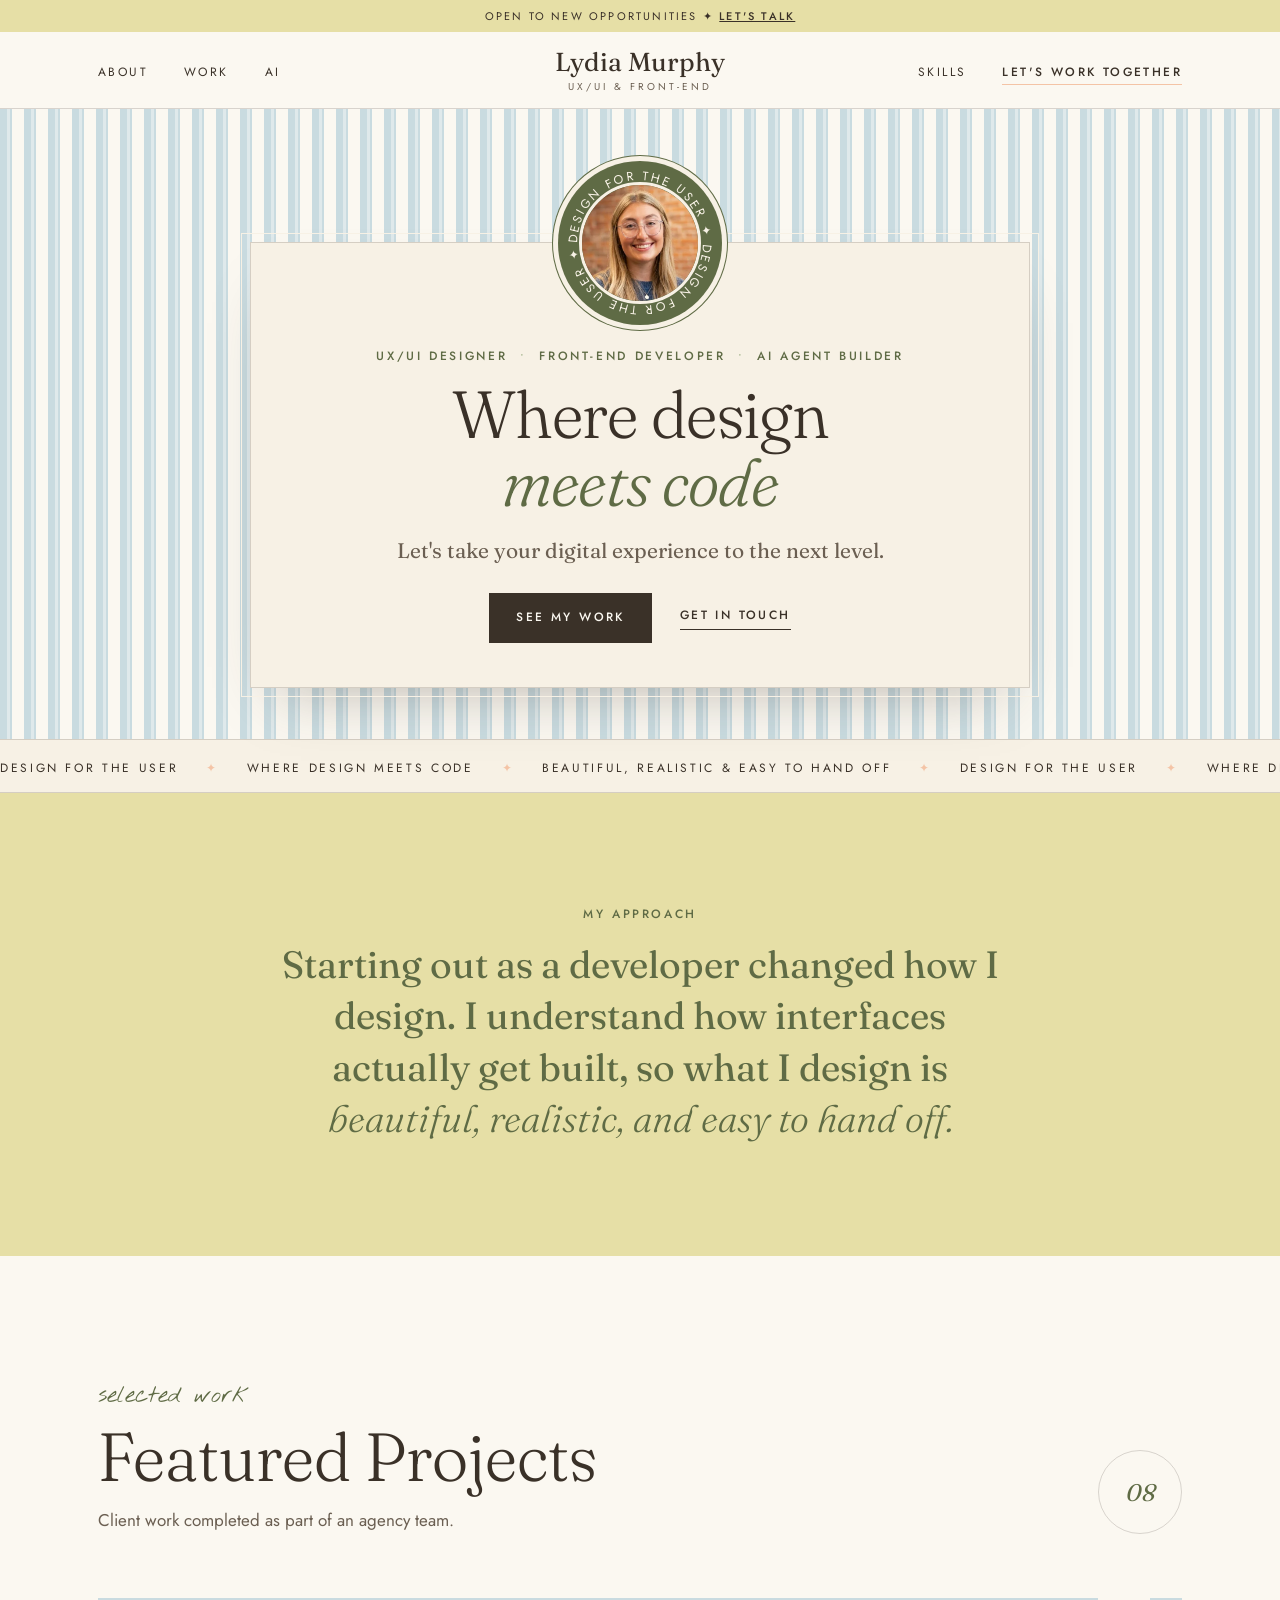
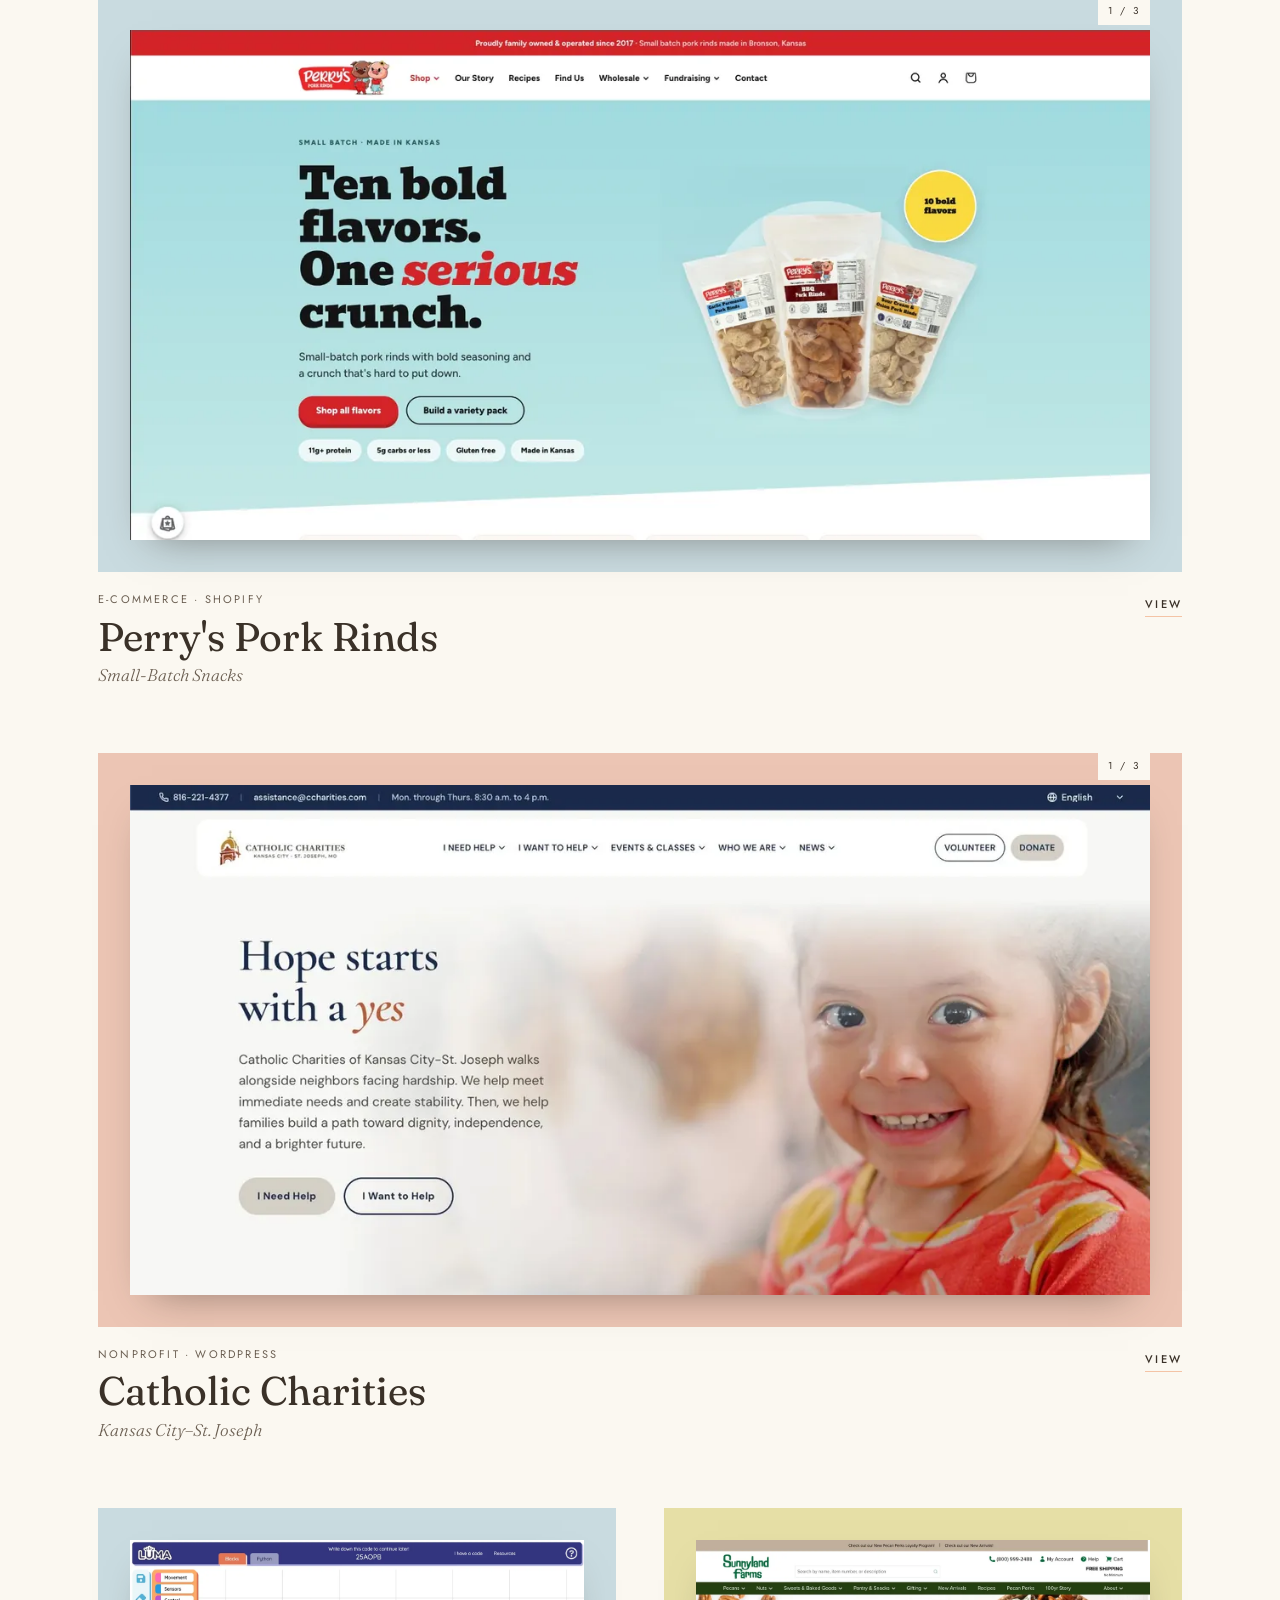
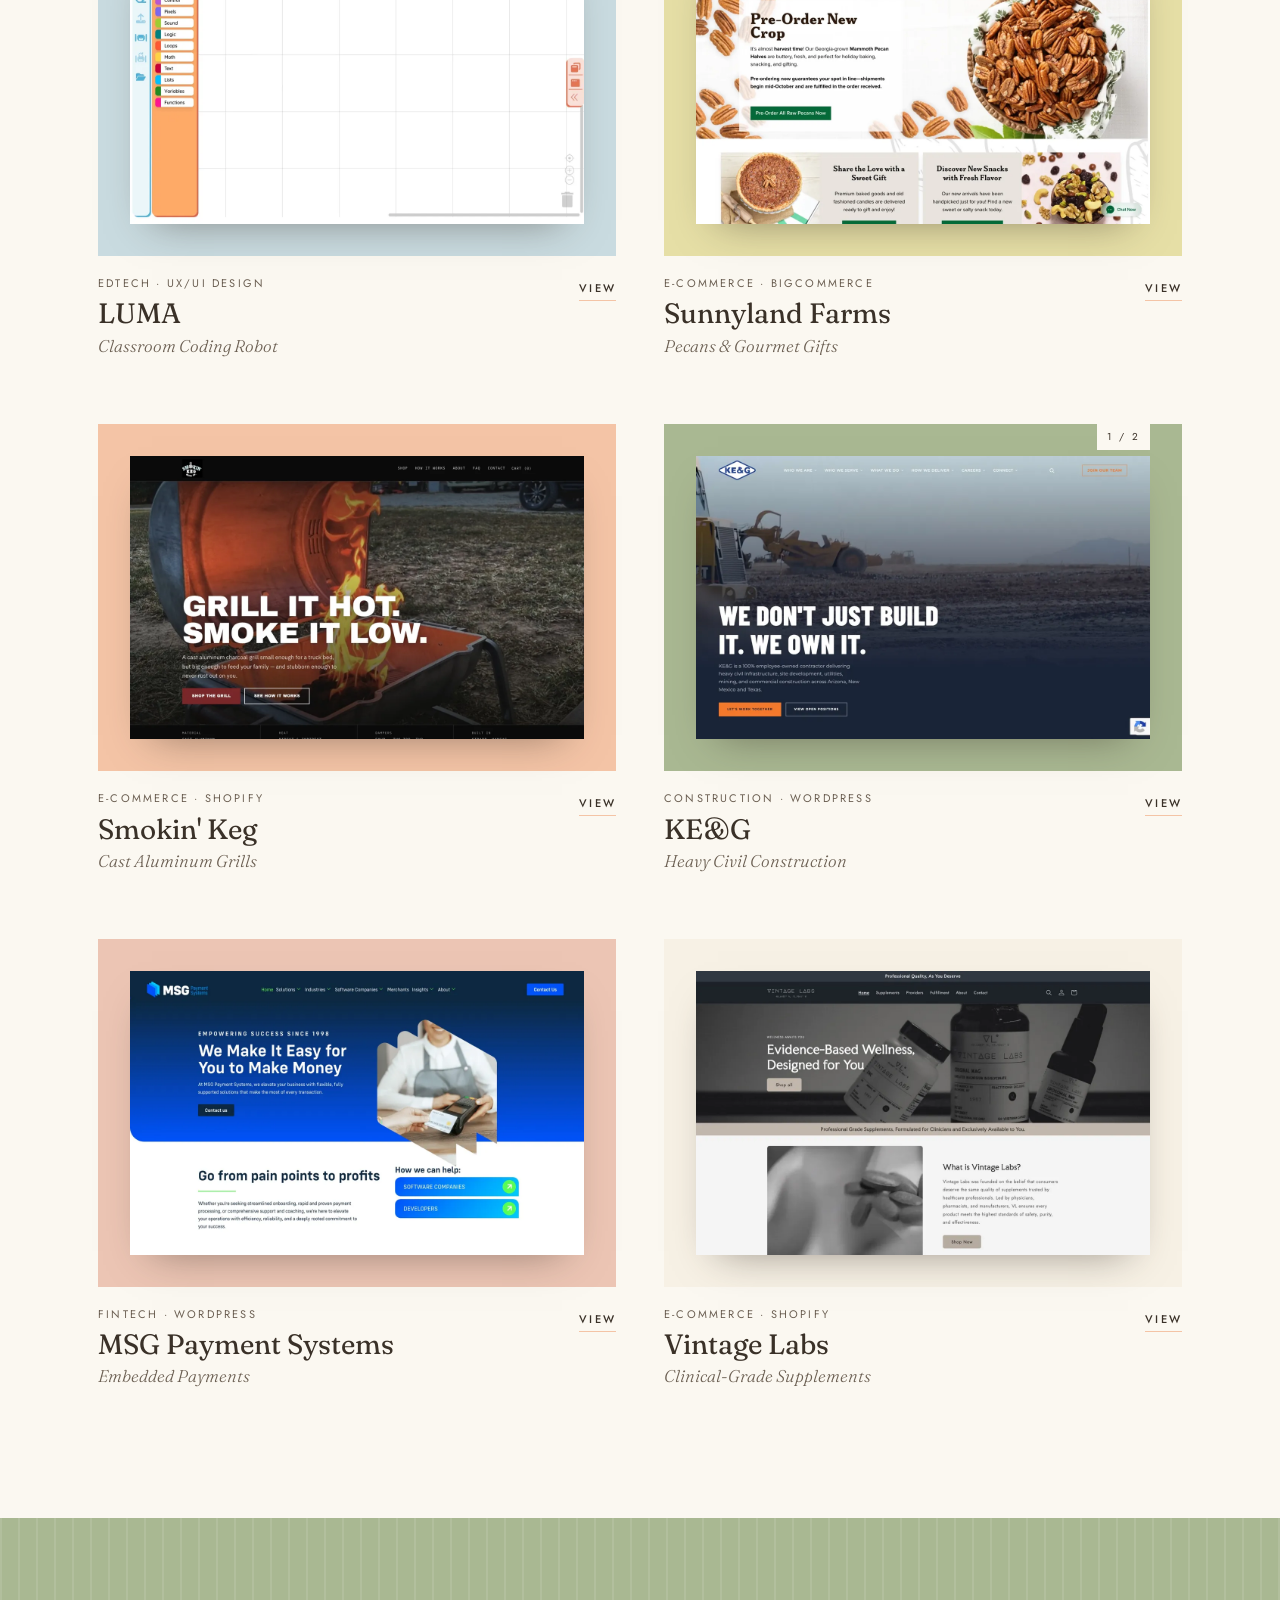
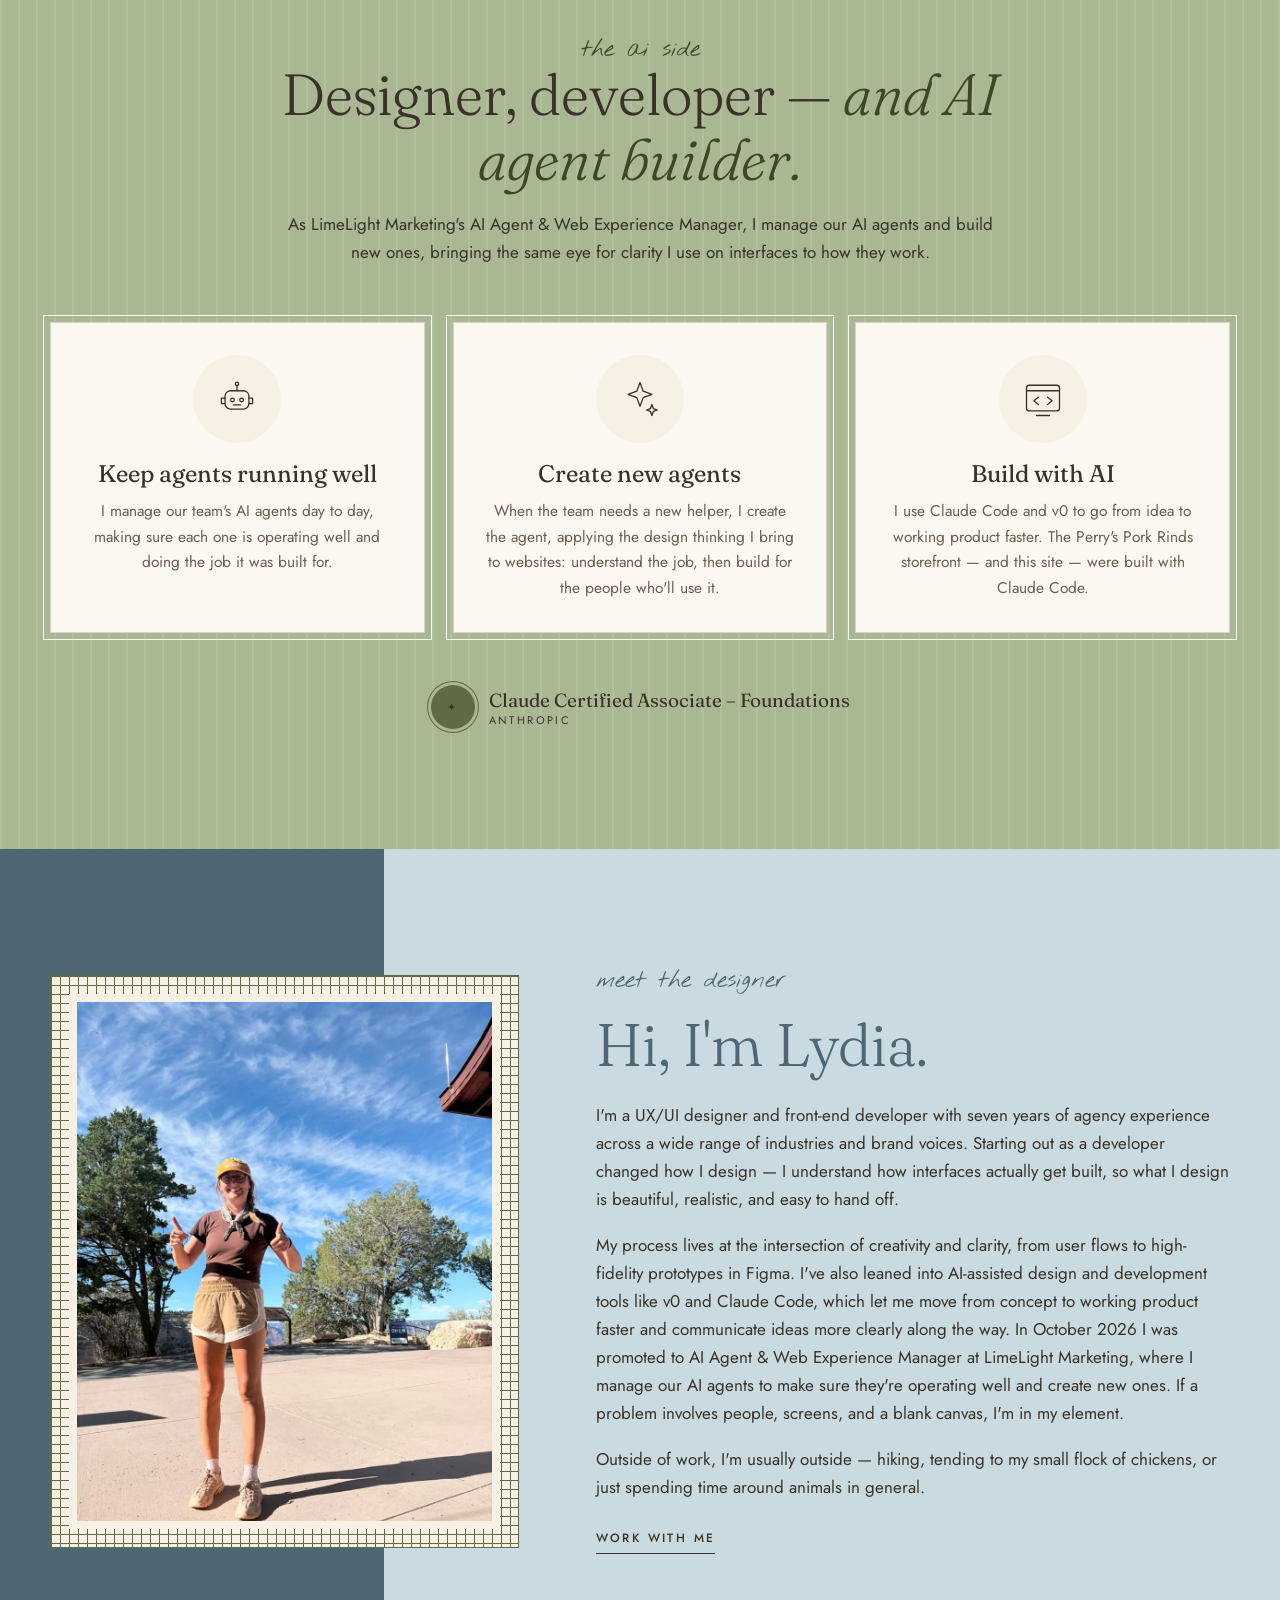
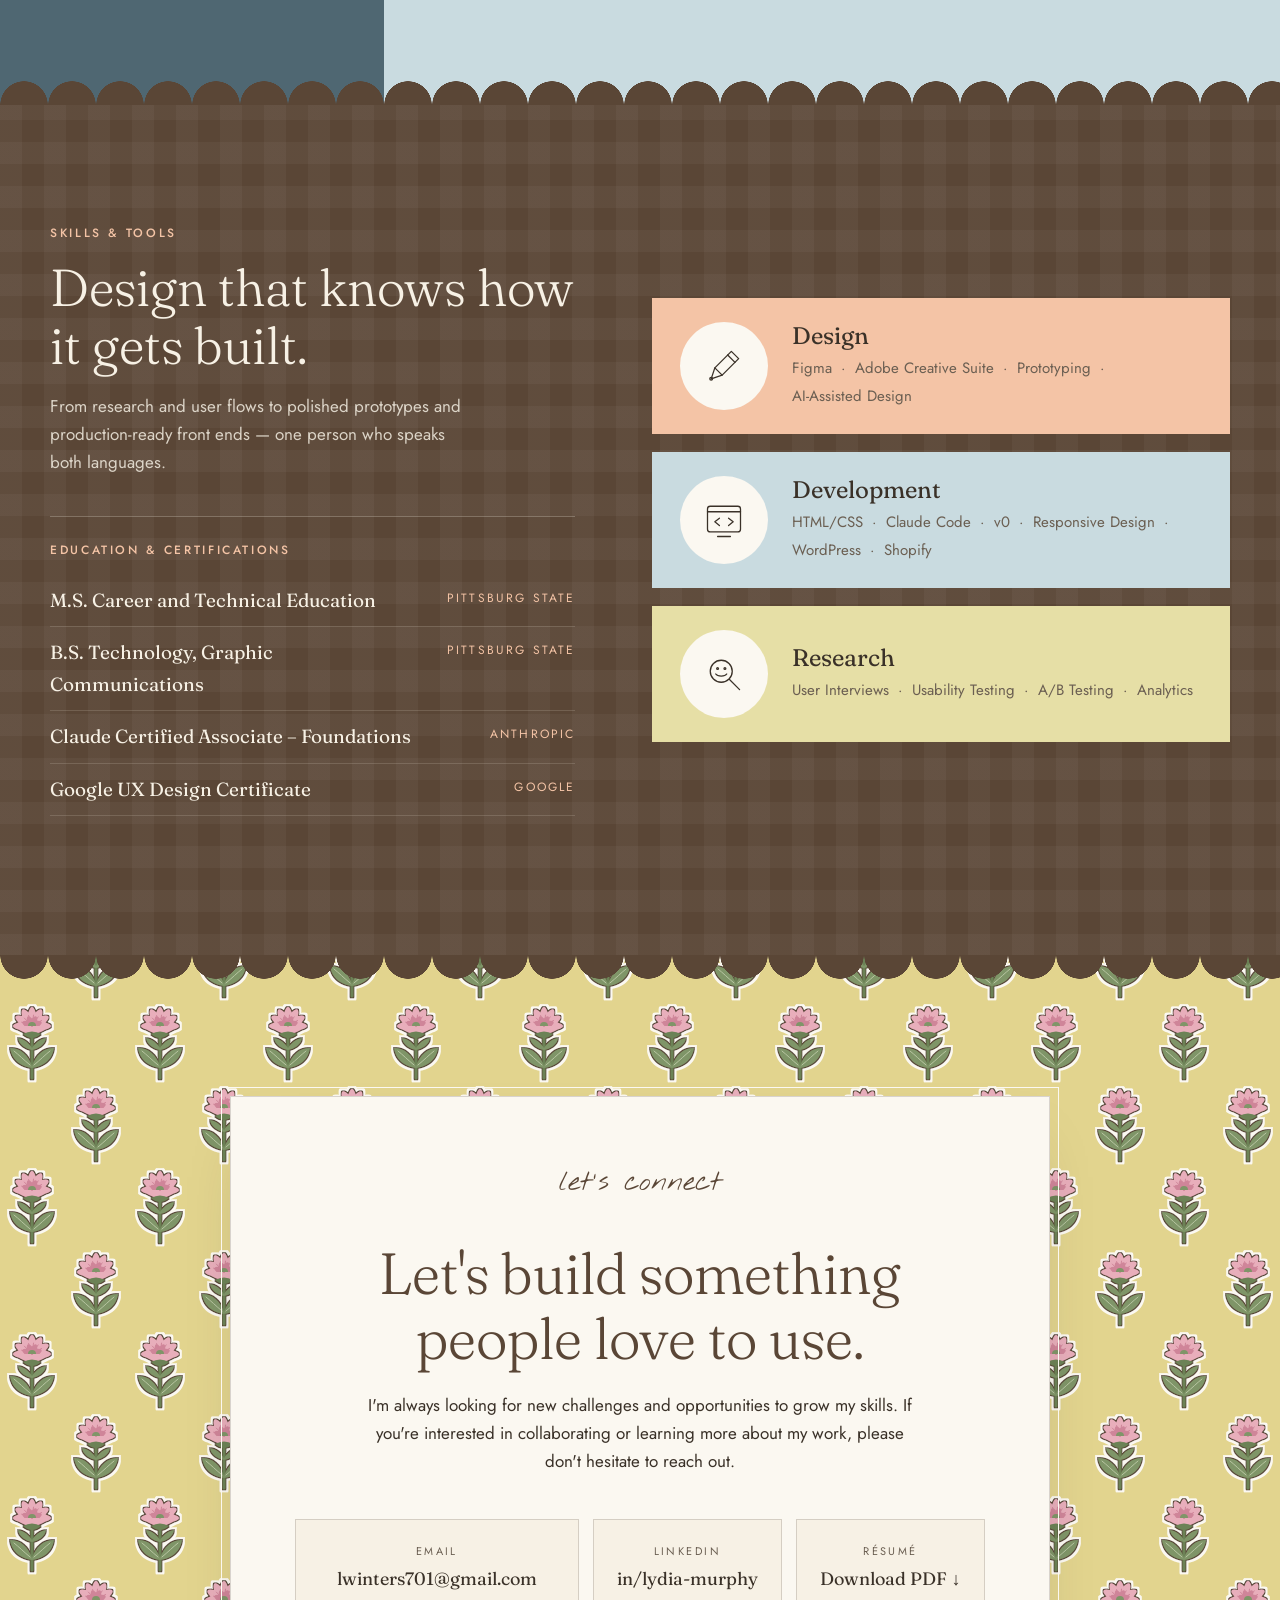
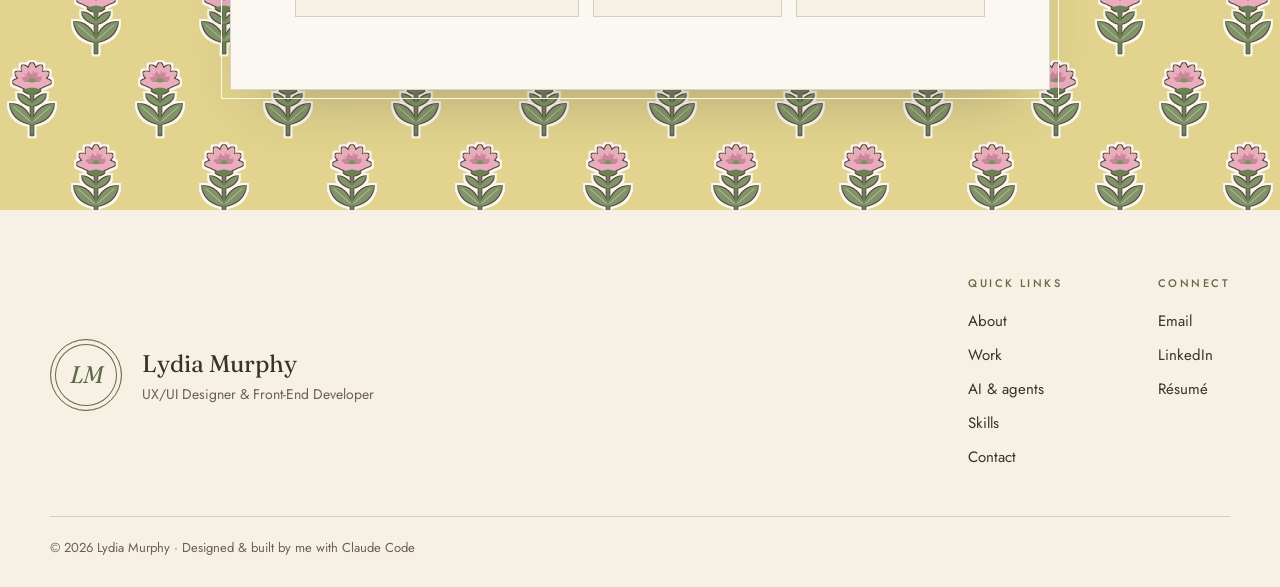
<file: index.html>
<!doctype html>
<html lang="en">
<head>
  <meta charset="utf-8">
  <meta name="viewport" content="width=device-width, initial-scale=1">
  <title>Lydia Murphy | UX/UI Designer &amp; Front-End Developer</title>
  <meta name="description" content="Lydia Murphy is a UX/UI designer and front-end developer with seven years of agency experience. Where design meets code.">
  <link rel="icon" href="favicon.svg" type="image/svg+xml">

  <!-- Link previews (LinkedIn, iMessage, Slack…). __SITE_URL__ is filled in by Netlify at deploy time — see netlify.toml -->
  <meta property="og:type" content="website">
  <meta property="og:url" content="__SITE_URL__/">
  <meta property="og:title" content="Lydia Murphy | UX/UI Designer &amp; Front-End Developer">
  <meta property="og:description" content="Where design meets code. UX/UI designer and front-end developer with seven years of agency experience.">
  <meta property="og:image" content="__SITE_URL__/images/og-image.jpg">
  <meta property="og:image:width" content="1200">
  <meta property="og:image:height" content="630">
  <meta property="og:image:alt" content="Lydia Murphy — UX/UI Designer and Front-End Developer. Where design meets code.">
  <meta name="twitter:card" content="summary_large_image">
  <link rel="canonical" href="__SITE_URL__/">

  <!-- Structured data (schema.org) so search engines know who this site is about -->
  <script type="application/ld+json">
{
    "@context": "https://schema.org",
    "@graph": [
      {
        "@type": "WebSite",
        "@id": "__SITE_URL__/#website",
        "url": "__SITE_URL__/",
        "name": "Lydia Murphy",
        "description": "Portfolio of Lydia Murphy, UX/UI designer and front-end developer.",
        "publisher": {
          "@id": "__SITE_URL__/#lydia"
        }
      },
      {
        "@type": "ProfilePage",
        "@id": "__SITE_URL__/#profile",
        "url": "__SITE_URL__/",
        "name": "Lydia Murphy | UX/UI Designer & Front-End Developer",
        "isPartOf": {
          "@id": "__SITE_URL__/#website"
        },
        "mainEntity": {
          "@id": "__SITE_URL__/#lydia"
        }
      },
      {
        "@type": "Person",
        "@id": "__SITE_URL__/#lydia",
        "name": "Lydia Murphy",
        "url": "__SITE_URL__/",
        "image": "__SITE_URL__/images/hero-portrait.webp",
        "jobTitle": "AI Agent & Web Experience Manager",
        "description": "UX/UI designer and front-end developer with seven years of agency experience. Where design meets code.",
        "email": "mailto:lwinters701@gmail.com",
        "worksFor": {
          "@type": "Organization",
          "name": "LimeLight Marketing"
        },
        "address": {
          "@type": "PostalAddress",
          "addressLocality": "Prairie Grove",
          "addressRegion": "AR",
          "addressCountry": "US"
        },
        "alumniOf": {
          "@type": "CollegeOrUniversity",
          "name": "Pittsburg State University"
        },
        "sameAs": [
          "https://www.linkedin.com/in/lydia-murphy-5b301017a"
        ],
        "knowsAbout": [
          "UX design",
          "UI design",
          "Front-end development",
          "Prototyping",
          "Usability testing",
          "WordPress",
          "Shopify",
          "BigCommerce",
          "Figma",
          "AI agents"
        ],
        "hasCredential": [
          {
            "@type": "EducationalOccupationalCredential",
            "name": "Claude Certified Associate – Foundations",
            "credentialCategory": "certification",
            "recognizedBy": {
              "@type": "Organization",
              "name": "Anthropic"
            }
          },
          {
            "@type": "EducationalOccupationalCredential",
            "name": "Google UX Design Certificate",
            "credentialCategory": "certificate",
            "recognizedBy": {
              "@type": "Organization",
              "name": "Google"
            }
          },
          {
            "@type": "EducationalOccupationalCredential",
            "name": "M.S. Career and Technical Education",
            "credentialCategory": "degree",
            "recognizedBy": {
              "@type": "CollegeOrUniversity",
              "name": "Pittsburg State University"
            }
          },
          {
            "@type": "EducationalOccupationalCredential",
            "name": "B.S. Technology, Graphic Communications",
            "credentialCategory": "degree",
            "recognizedBy": {
              "@type": "CollegeOrUniversity",
              "name": "Pittsburg State University"
            }
          }
        ]
      }
    ]
  }
  </script>
  <link rel="preconnect" href="https://fonts.googleapis.com">
  <link rel="preconnect" href="https://fonts.gstatic.com" crossorigin>
  <link href="https://fonts.googleapis.com/css2?family=Fraunces:ital,opsz,wght@0,9..144,300;0,9..144,400;0,9..144,500;1,9..144,300;1,9..144,400&family=Jost:wght@400;500&family=Nothing+You+Could+Do&display=swap" rel="stylesheet">
  <link rel="stylesheet" href="styles.css">
</head>
<body>

  <a class="skip-link" href="#main">Skip to content</a>

  <div class="announce">
    <p>Open to new opportunities <span aria-hidden="true">✦</span> <a href="#contact">Let's talk</a></p>
  </div>

  <header class="site-header">
    <nav class="nav" aria-label="Main">
      <ul class="nav-links nav-left">
        <li><a href="#about">About</a></li>
        <li><a href="#work">Work</a></li>
        <li><a href="#ai">AI</a></li>
      </ul>
      <a class="wordmark" href="#top" aria-label="Lydia Murphy, home">
        <span class="wordmark-name">Lydia Murphy</span>
        <span class="wordmark-sub">UX/UI &amp; Front-End</span>
      </a>
      <ul class="nav-links nav-right">
        <li><a href="#skills">Skills</a></li>
        <li><a class="nav-cta" href="#contact">Let's work together</a></li>
      </ul>
      <button class="nav-toggle" aria-expanded="false" aria-controls="mobile-menu" aria-label="Open menu">
        <span></span><span></span>
      </button>
    </nav>
    <div class="mobile-menu" id="mobile-menu" hidden>
      <a href="#about">About</a>
      <a href="#work">Work</a>
      <a href="#ai">AI &amp; agents</a>
      <a href="#skills">Skills</a>
      <a href="#contact">Let's work together</a>
    </div>
  </header>

  <main id="main">

    <!-- Hero -->
    <section class="hero" id="top">
      <div class="hero-inner">
        <div class="hero-card">
          <div class="seal" aria-hidden="true">
            <svg viewBox="0 0 120 120" class="seal-ring">
              <defs><path id="seal-path" d="M60,60 m-46,0 a46,46 0 1,1 92,0 a46,46 0 1,1 -92,0"/></defs>
              <text><textPath href="#seal-path" textLength="286" lengthAdjust="spacing">design for the user ✦ design for the user ✦</textPath></text>
            </svg>
            <img class="seal-photo" src="images/hero-portrait.webp" alt="Lydia Murphy" width="400" height="400">
          </div>
          <p class="eyebrow hero-roles"><span>UX/UI Designer</span> <span class="dot" aria-hidden="true">•</span> <span>Front-End Developer</span> <span class="dot" aria-hidden="true">•</span> <span>AI Agent Builder</span></p>
          <h1>Where design <em>meets code</em></h1>
          <p class="hero-lede">Let's take your digital experience to the next level.</p>
          <div class="hero-actions">
            <a class="btn btn-dark" href="#work">See my work</a>
            <a class="link-underline" href="#contact">Get in touch</a>
          </div>
        </div>
      </div>
    </section>

    <div class="ticker" aria-hidden="true">
      <div class="ticker-track">
        <span>Design for the user</span><span class="star">✦</span>
        <span>Where design meets code</span><span class="star">✦</span>
        <span>Beautiful, realistic &amp; easy to hand off</span><span class="star">✦</span>
        <span>Design for the user</span><span class="star">✦</span>
        <span>Where design meets code</span><span class="star">✦</span>
        <span>Beautiful, realistic &amp; easy to hand off</span><span class="star">✦</span>
      </div>
    </div>

    <!-- Approach -->
    <section class="approach">
      <p class="eyebrow">My approach</p>
      <p class="approach-statement">Starting out as a developer changed how I design. I understand how interfaces actually get built, so what I design is <em>beautiful, realistic, and easy to hand off.</em></p>
    </section>

    <!-- Work -->
    <section class="work" id="work">
      <div class="section-head">
        <div>
          <p class="script">selected work</p>
          <h2>Featured Projects</h2>
          <p class="section-sub">Client work completed as part of an agency team.</p>
        </div>
        <span class="count-badge">08</span>
      </div>
      <div class="project-grid" id="project-grid"></div>
    </section>

    <!-- AI & agents -->
    <section class="ai" id="ai">
      <div class="ai-inner">
        <div class="ai-head">
          <p class="script">the ai side</p>
          <h2>Designer, developer — <em>and AI agent builder.</em></h2>
          <p>As LimeLight Marketing's AI Agent &amp; Web Experience Manager, I manage our AI agents and build new ones, bringing the same eye for clarity I use on interfaces to how they work.</p>
        </div>
        <div class="ai-cards">
          <article class="ai-card">
            <div class="skill-icon" aria-hidden="true">
              <svg viewBox="0 0 48 48"><rect x="11" y="15" width="26" height="20" rx="6"/><path d="M24 15V9"/><circle cx="24" cy="7.5" r="1.8"/><circle cx="19" cy="25" r="2"/><circle cx="29" cy="25" r="2"/><path d="M20 30.5h8"/><path d="M11 23H7v6h4"/><path d="M37 23h4v6h-4"/></svg>
            </div>
            <h3>Keep agents running well</h3>
            <p>I manage our team's AI agents day to day, making sure each one is operating well and doing the job it was built for.</p>
          </article>
          <article class="ai-card">
            <div class="skill-icon" aria-hidden="true">
              <svg viewBox="0 0 48 48"><path d="M24 6l3.5 9.5L37 19l-9.5 3.5L24 32l-3.5-9.5L11 19l9.5-3.5z"/><path d="M37 30l1.6 4.4L43 36l-4.4 1.6L37 42l-1.6-4.4L31 36l4.4-1.6z"/></svg>
            </div>
            <h3>Create new agents</h3>
            <p>When the team needs a new helper, I create the agent, applying the design thinking I bring to websites: understand the job, then build for the people who'll use it.</p>
          </article>
          <article class="ai-card">
            <div class="skill-icon" aria-hidden="true">
              <svg viewBox="0 0 48 48"><rect x="6" y="9" width="36" height="28" rx="3"/><path d="M6 15h36"/><path d="M19 22l-5 4 5 4"/><path d="M29 22l5 4-5 4"/><path d="M17 42h14"/></svg>
            </div>
            <h3>Build with AI</h3>
            <p>I use Claude Code and v0 to go from idea to working product faster. The Perry's Pork Rinds storefront — and this site — were built with Claude Code.</p>
          </article>
        </div>
        <div class="ai-credential">
          <span class="ai-credential-mark" aria-hidden="true">✦</span>
          <p><strong>Claude Certified Associate – Foundations</strong><span>Anthropic</span></p>
        </div>
      </div>
    </section>

    <!-- About -->
    <section class="about" id="about">
      <div class="about-inner">
        <div class="about-photo-wrap">
          <figure class="grid-frame">
            <img src="images/about-photo.webp" alt="Lydia hiking, giving two thumbs up" width="900" height="1200" loading="lazy">
          </figure>
        </div>
        <div class="about-copy">
          <p class="script">meet the designer</p>
          <h2>Hi, I'm Lydia.</h2>
          <p>I'm a UX/UI designer and front-end developer with seven years of agency experience across a wide range of industries and brand voices. Starting out as a developer changed how I design — I understand how interfaces actually get built, so what I design is beautiful, realistic, and easy to hand off.</p>
          <p>My process lives at the intersection of creativity and clarity, from user flows to high-fidelity prototypes in Figma. I've also leaned into AI-assisted design and development tools like v0 and Claude Code, which let me move from concept to working product faster and communicate ideas more clearly along the way. In October 2026 I was promoted to AI Agent &amp; Web Experience Manager at LimeLight Marketing, where I manage our AI agents to make sure they're operating well and create new ones. If a problem involves people, screens, and a blank canvas, I'm in my element.</p>
          <p>Outside of work, I'm usually outside — hiking, tending to my small flock of chickens, or just spending time around animals in general.</p>
          <a class="link-underline" href="#contact">Work with me</a>
        </div>
      </div>
    </section>

    <!-- Skills -->
    <section class="skills" id="skills">
      <div class="skills-inner">
        <div class="skills-intro">
          <p class="eyebrow">Skills &amp; tools</p>
          <h2>Design that knows how it gets built.</h2>
          <p>From research and user flows to polished prototypes and production-ready front ends — one person who speaks both languages.</p>
          <div class="education">
            <p class="eyebrow">Education &amp; certifications</p>
            <ul>
              <li><strong>M.S. Career and Technical Education</strong><span>Pittsburg State</span></li>
              <li><strong>B.S. Technology, Graphic Communications</strong><span>Pittsburg State</span></li>
              <li><strong>Claude Certified Associate – Foundations</strong><span>Anthropic</span></li>
              <li><strong>Google UX Design Certificate</strong><span>Google</span></li>
            </ul>
          </div>
        </div>
        <div class="skill-cards">
          <article class="skill-card skill-peach">
            <div class="skill-icon" aria-hidden="true">
              <svg viewBox="0 0 48 48"><path d="M10 38l4-12L32 8l8 8-18 18z"/><path d="M28 12l8 8"/><path d="M14 26l8 8"/><circle cx="10" cy="38" r="1.5"/></svg>
            </div>
            <div>
              <h3>Design</h3>
              <ul><li>Figma</li><li>Adobe Creative Suite</li><li>Prototyping</li><li>AI-Assisted Design</li></ul>
            </div>
          </article>
          <article class="skill-card skill-blue">
            <div class="skill-icon" aria-hidden="true">
              <svg viewBox="0 0 48 48"><rect x="6" y="9" width="36" height="28" rx="3"/><path d="M6 15h36"/><path d="M19 22l-5 4 5 4"/><path d="M29 22l5 4-5 4"/><path d="M17 42h14"/></svg>
            </div>
            <div>
              <h3>Development</h3>
              <ul><li>HTML/CSS</li><li>Claude Code</li><li>v0</li><li>Responsive Design</li><li>WordPress</li><li>Shopify</li></ul>
            </div>
          </article>
          <article class="skill-card skill-butter">
            <div class="skill-icon" aria-hidden="true">
              <svg viewBox="0 0 48 48"><circle cx="21" cy="21" r="12"/><path d="M30 30l11 11"/><path d="M15 24c2 3 10 3 12 0"/><circle cx="17" cy="18" r="1"/><circle cx="25" cy="18" r="1"/></svg>
            </div>
            <div>
              <h3>Research</h3>
              <ul><li>User Interviews</li><li>Usability Testing</li><li>A/B Testing</li><li>Analytics</li></ul>
            </div>
          </article>
        </div>
      </div>
    </section>

    <!-- Contact -->
    <section class="contact" id="contact">
      <div class="contact-inner">
        <p class="script">let's connect</p>
        <h2>Let's build something people love to use.</h2>
        <p>I'm always looking for new challenges and opportunities to grow my skills. If you're interested in collaborating or learning more about my work, please don't hesitate to reach out.</p>
        <div class="contact-links">
          <a class="contact-link" data-goatcounter-click="contact-email" href="mailto:lwinters701@gmail.com">
            <span class="contact-label">Email</span>
            <span class="contact-value">lwinters701@gmail.com</span>
          </a>
          <a class="contact-link" data-goatcounter-click="contact-linkedin" href="https://www.linkedin.com/in/lydia-murphy-5b301017a" target="_blank" rel="noopener noreferrer">
            <span class="contact-label">LinkedIn</span>
            <span class="contact-value">in/lydia-murphy</span>
          </a>
          <a class="contact-link" data-goatcounter-click="contact-resume" href="resume/Lydia-Murphy-Resume.pdf" download>
            <span class="contact-label">Résumé</span>
            <span class="contact-value">Download PDF ↓</span>
          </a>
        </div>
      </div>
    </section>

  </main>

  <footer class="site-footer">
    <div class="footer-inner">
      <div class="footer-brand">
        <span class="footer-mono" aria-hidden="true">LM</span>
        <div>
          <p class="footer-name">Lydia Murphy</p>
          <p class="footer-role">UX/UI Designer &amp; Front-End Developer</p>
        </div>
      </div>
      <div class="footer-cols">
        <div>
          <p class="eyebrow">Quick links</p>
          <ul><li><a href="#about">About</a></li><li><a href="#work">Work</a></li><li><a href="#ai">AI &amp; agents</a></li><li><a href="#skills">Skills</a></li><li><a href="#contact">Contact</a></li></ul>
        </div>
        <div>
          <p class="eyebrow">Connect</p>
          <ul><li><a href="mailto:lwinters701@gmail.com">Email</a></li><li><a href="https://www.linkedin.com/in/lydia-murphy-5b301017a" target="_blank" rel="noopener noreferrer">LinkedIn</a></li><li><a href="resume/Lydia-Murphy-Resume.pdf" download data-goatcounter-click="footer-resume">Résumé</a></li></ul>
        </div>
      </div>
    </div>
    <p class="footer-copy">© <span id="year">2026</span> Lydia Murphy · Designed &amp; built by me with Claude Code</p>
  </footer>

  <!-- Project pop-up -->
  <dialog class="modal" id="project-modal" aria-labelledby="modal-title">
    <button class="modal-close" aria-label="Close">×</button>
    <div class="modal-media">
      <img id="modal-img" alt="">
      <div class="modal-nav" hidden>
        <button class="modal-prev" aria-label="Previous image">←</button>
        <span class="modal-count"></span>
        <button class="modal-next" aria-label="Next image">→</button>
      </div>
    </div>
    <div class="modal-body">
      <p class="eyebrow" id="modal-tags"></p>
      <h2 id="modal-title"></h2>
      <p class="modal-subtitle" id="modal-subtitle"></p>
      <p id="modal-overview"></p>
      <dl class="modal-meta">
        <div><dt>My role</dt><dd id="modal-role"></dd></div>
        <div><dt>Tools</dt><dd id="modal-tools"></dd></div>
      </dl>
      <a class="btn btn-dark" id="modal-live" href="#" target="_blank" rel="noopener noreferrer">Visit live site ↗</a>
    </div>
  </dialog>

  <script src="script.js"></script>
</body>
</html>
</file>
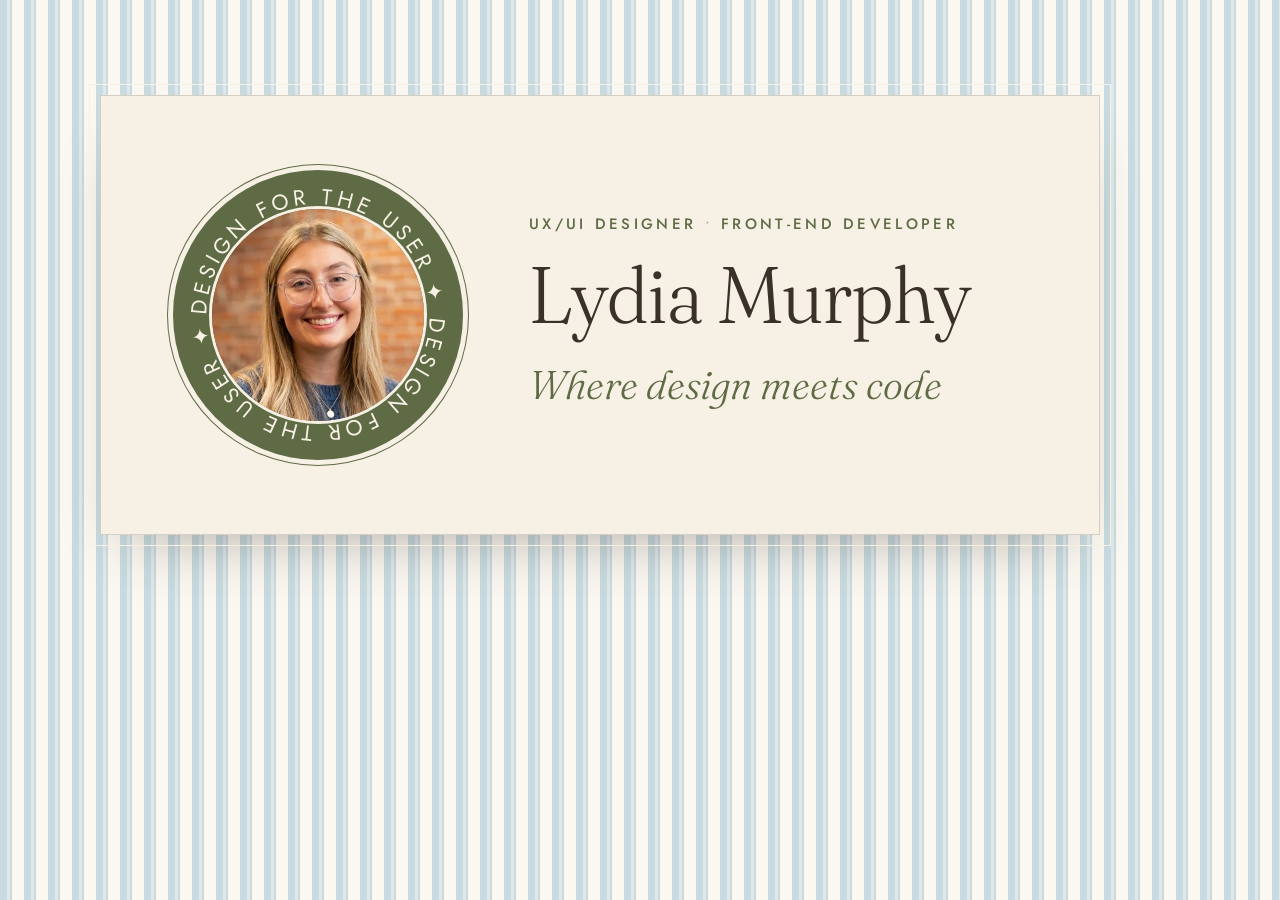
<file: og-src/og.html>
<!doctype html>
<!-- Source for images/og-image.jpg (the link-preview card). Render at 1200x630. -->
<html><head><meta charset="utf-8">
<link href="https://fonts.googleapis.com/css2?family=Fraunces:ital,opsz,wght@0,9..144,300;0,9..144,400;1,9..144,300&family=Jost:wght@400;500&display=swap" rel="stylesheet">
<link rel="stylesheet" href="../styles.css">
<style>
  html, body { margin: 0; width: 1200px; height: 630px; overflow: hidden; }
  body {
    background: repeating-linear-gradient(90deg, var(--blue) 0 7px, #dfe9eb 7px 10px, var(--blue) 10px 12px, var(--ivory) 12px 24px);
    display: grid; place-items: center;
  }
  .card {
    width: 1000px; height: 440px;
    background: var(--cream);
    border: 1px solid var(--line);
    outline: 1px solid var(--cream); outline-offset: 10px;
    box-shadow: 0 30px 60px -30px rgba(58,49,40,.4);
    display: grid; grid-template-columns: 300px 1fr; align-items: center; gap: 56px;
    padding: 0 72px;
  }
  .seal { position: relative; transform: none; left: auto; top: auto; width: 290px; height: 290px; }
  .seal-ring { animation: none; }
  .seal-ring text { font-size: 9px; }
  .seal-photo { width: 218px; height: 218px; }
  .eyebrow { color: var(--olive); font-size: 15px; margin-bottom: 18px; }
  h1 { font-size: 80px; font-weight: 300; line-height: 1; }
  .tag { font-family: var(--serif); font-style: italic; font-weight: 300; font-size: 40px; color: var(--olive); margin: 18px 0 0; }
</style></head>
<body>
  <div class="card">
    <div class="seal">
      <svg viewBox="0 0 120 120" class="seal-ring">
        <defs><path id="p" d="M60,60 m-46,0 a46,46 0 1,1 92,0 a46,46 0 1,1 -92,0"/></defs>
        <text><textPath href="#p" textLength="286" lengthAdjust="spacing">design for the user ✦ design for the user ✦</textPath></text>
      </svg>
      <img class="seal-photo" src="../images/hero-portrait.webp" alt="">
    </div>
    <div>
      <p class="eyebrow">UX/UI Designer <span style="color:var(--sage)">•</span> Front-End Developer</p>
      <h1>Lydia Murphy</h1>
      <p class="tag">Where design meets code</p>
    </div>
  </div>
</body></html>
</file>
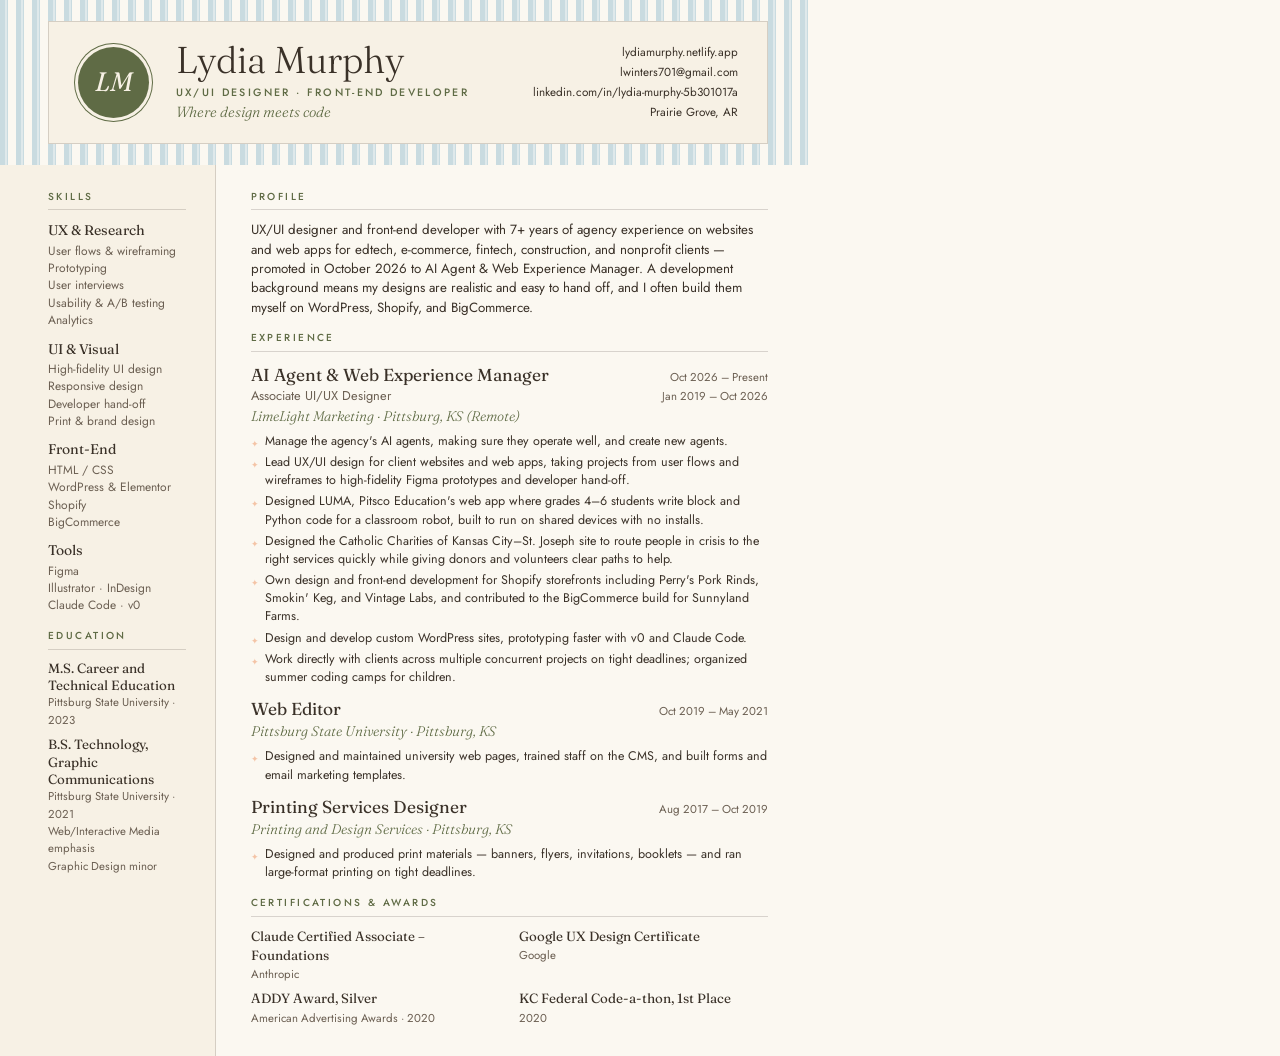
<file: resume/resume.html>
<!doctype html>
<!-- Source for Lydia-Murphy-Resume.pdf. Edit here, then regenerate the PDF (see README). -->
<html lang="en">
<head>
<meta charset="utf-8">
<title>Lydia Murphy — Résumé</title>
<link href="https://fonts.googleapis.com/css2?family=Fraunces:ital,opsz,wght@0,9..144,300;0,9..144,400;0,9..144,500;1,9..144,300&family=Jost:wght@400;500&display=swap" rel="stylesheet">
<style>
  :root {
    --cream: #f7f1e5; --ivory: #fbf8f1; --sage: #a9b892; --olive: #5f6b45;
    --blue: #c9dbe0; --peach: #f4c4a6; --ink: #3a3128; --ink-soft: #6b5f52;
    --line: rgba(58, 49, 40, 0.18);
  }
  @page { size: letter; margin: 0; }
  * { box-sizing: border-box; }
  html, body { margin: 0; }
  body {
    width: 8.5in; height: 11in;
    background: var(--ivory);
    color: var(--ink);
    font-family: "Jost", Arial, sans-serif;
    font-size: 9.4pt;
    line-height: 1.45;
    overflow: hidden;
    -webkit-print-color-adjust: exact; print-color-adjust: exact;
    display: grid;
    grid-template-rows: auto 1fr;
  }
  h1, h2, h3 { font-family: "Fraunces", Georgia, serif; font-weight: 400; margin: 0; }
  p { margin: 0; }
  ul { margin: 0; padding: 0; list-style: none; }
  a { color: inherit; text-decoration: none; }

  /* Placeholder text still to be filled in */
  .fill { background: #fde2cf; outline: 1px dashed #d98b5f; padding: 0 3px; }

  /* Header: ticking-stripe band like the site hero */
  header {
    background: repeating-linear-gradient(90deg, var(--blue) 0 5px, #dfe9eb 5px 7px, var(--blue) 7px 8px, var(--ivory) 8px 16px);
    padding: 0.22in 0.5in;
  }
  .head-card {
    background: var(--cream);
    border: 1px solid var(--line);
    display: grid; grid-template-columns: auto 1fr auto; align-items: center; gap: 0.28in;
    padding: 0.2in 0.3in;
  }
  .mono {
    width: 0.74in; height: 0.74in; border-radius: 50%;
    background: var(--olive); color: var(--cream);
    display: grid; place-items: center;
    font-family: "Fraunces", serif; font-style: italic; font-size: 20pt;
    box-shadow: 0 0 0 3px var(--cream), 0 0 0 4px var(--olive);
  }
  h1 { font-size: 28pt; font-weight: 300; line-height: 1; }
  .role { font-size: 8pt; letter-spacing: 0.22em; text-transform: uppercase; color: var(--olive); margin-top: 6px; font-weight: 500; }
  .tag { font-family: "Fraunces", serif; font-style: italic; font-weight: 300; color: var(--olive); font-size: 11pt; margin-top: 2px; }
  .contact { text-align: right; font-size: 8.8pt; line-height: 1.7; }

  main {
    display: grid; grid-template-columns: 2.25in 1fr;
  }
  aside {
    background: var(--cream);
    border-right: 1px solid var(--line);
    padding: 0.26in 0.3in 0.24in 0.5in;
  }
  .content { padding: 0.26in 0.5in 0.24in 0.36in; }

  h2 {
    font-size: 7.6pt; font-family: "Jost", sans-serif; font-weight: 500;
    letter-spacing: 0.24em; text-transform: uppercase; color: var(--olive);
    padding-bottom: 5px; border-bottom: 1px solid var(--line); margin-bottom: 10px;
  }
  section + section { margin-top: 0.15in; }

  aside h3 { font-size: 10.5pt; margin-bottom: 2px; }
  aside ul + h3 { margin-top: 9px; }
  aside li { font-size: 9pt; color: var(--ink-soft); }
  .edu li { margin-bottom: 7px; }
  .edu strong { display: block; font-family: "Fraunces", serif; font-weight: 400; font-size: 10pt; color: var(--ink); line-height: 1.3; }
  .edu span { font-size: 8.6pt; color: var(--ink-soft); }

  .summary { font-size: 10pt; }

  .job-head { display: flex; justify-content: space-between; align-items: baseline; gap: 12px; }
  .job-head h3 { font-size: 13pt; }
  .dates { font-size: 8.6pt; color: var(--ink-soft); white-space: nowrap; }
  .prev { font-size: 9.6pt; color: var(--ink-soft); }
  .org { font-family: "Fraunces", serif; font-style: italic; font-weight: 300; color: var(--olive); font-size: 10.5pt; margin-bottom: 6px; }
  .bullets li { position: relative; padding-left: 14px; margin-bottom: 3px; }
  .job + .job { margin-top: 10px; }
  .awards { display: grid; grid-template-columns: 1fr 1fr; gap: 6px 20px; }
  .awards strong { display: block; font-family: "Fraunces", serif; font-weight: 400; font-size: 10pt; }
  .awards span { font-size: 8.6pt; color: var(--ink-soft); }
  .unused-clients { margin-top: 6px; font-size: 8.8pt; color: var(--ink-soft); }
  .clients span { font-size: 7pt; letter-spacing: 0.16em; text-transform: uppercase; color: var(--olive); font-weight: 500; margin-right: 6px; }
  .bullets li::before { content: "✦"; position: absolute; left: 0; top: 0; color: var(--peach); font-size: 7pt; line-height: 1.5rem; }

</style>
</head>
<body>
  <header>
    <div class="head-card">
      <div class="mono">LM</div>
      <div>
        <h1>Lydia Murphy</h1>
        <p class="role">UX/UI Designer · Front-End Developer</p>
        <p class="tag">Where design meets code</p>
      </div>
      <div class="contact">
        <a href="https://lydiamurphy.netlify.app/">lydiamurphy.netlify.app</a><br>
        <a href="mailto:lwinters701@gmail.com">lwinters701@gmail.com</a><br>
        <a href="https://www.linkedin.com/in/lydia-murphy-5b301017a">linkedin.com/in/lydia-murphy-5b301017a</a><br>
        Prairie Grove, AR
      </div>
    </div>
  </header>

  <main>
    <aside>
      <section>
        <h2>Skills</h2>
        <h3>UX &amp; Research</h3>
        <ul><li>User flows &amp; wireframing</li><li>Prototyping</li><li>User interviews</li><li>Usability &amp; A/B testing</li><li>Analytics</li></ul>
        <h3>UI &amp; Visual</h3>
        <ul><li>High-fidelity UI design</li><li>Responsive design</li><li>Developer hand-off</li><li>Print &amp; brand design</li></ul>
        <h3>Front-End</h3>
        <ul><li>HTML / CSS</li><li>WordPress &amp; Elementor</li><li>Shopify</li><li>BigCommerce</li></ul>
        <h3>Tools</h3>
        <ul><li>Figma</li><li>Illustrator · InDesign</li><li>Claude Code · v0</li></ul>
      </section>

      <section class="edu">
        <h2>Education</h2>
        <ul>
          <li><strong>M.S. Career and Technical Education</strong><span>Pittsburg State University · 2023</span></li>
          <li><strong>B.S. Technology, Graphic Communications</strong><span>Pittsburg State University · 2021<br>Web/Interactive Media emphasis<br>Graphic Design minor</span></li>
        </ul>
      </section>
    </aside>

    <div class="content">
      <section>
        <h2>Profile</h2>
        <p class="summary">UX/UI designer and front-end developer with 7+ years of agency experience on websites and web apps for edtech, e-commerce, fintech, construction, and nonprofit clients — promoted in October 2026 to AI Agent &amp; Web Experience Manager. A development background means my designs are realistic and easy to hand off, and I often build them myself on WordPress, Shopify, and BigCommerce.</p>
      </section>

      <section>
        <h2>Experience</h2>

        <div class="job">
          <div class="job-head">
            <h3>AI Agent &amp; Web Experience Manager</h3>
            <span class="dates">Oct 2026 – Present</span>
          </div>
          <div class="job-head prev">
            <span>Associate UI/UX Designer</span>
            <span class="dates">Jan 2019 – Oct 2026</span>
          </div>
          <p class="org">LimeLight Marketing · Pittsburg, KS (Remote)</p>
          <ul class="bullets">
            <li>Manage the agency's AI agents, making sure they operate well, and create new agents.</li>
            <li>Lead UX/UI design for client websites and web apps, taking projects from user flows and wireframes to high-fidelity Figma prototypes and developer hand-off.</li>
            <li>Designed LUMA, Pitsco Education's web app where grades 4–6 students write block and Python code for a classroom robot, built to run on shared devices with no installs.</li>
            <li>Designed the Catholic Charities of Kansas City–St. Joseph site to route people in crisis to the right services quickly while giving donors and volunteers clear paths to help.</li>
            <li>Own design and front-end development for Shopify storefronts including Perry's Pork Rinds, Smokin' Keg, and Vintage Labs, and contributed to the BigCommerce build for Sunnyland Farms.</li>
            <li>Design and develop custom WordPress sites, prototyping faster with v0 and Claude Code.</li>
            <li>Work directly with clients across multiple concurrent projects on tight deadlines; organized summer coding camps for children.</li>
          </ul>
        </div>

        <div class="job">
          <div class="job-head">
            <h3>Web Editor</h3>
            <span class="dates">Oct 2019 – May 2021</span>
          </div>
          <p class="org">Pittsburg State University · Pittsburg, KS</p>
          <ul class="bullets">
            <li>Designed and maintained university web pages, trained staff on the CMS, and built forms and email marketing templates.</li>
          </ul>
        </div>

        <div class="job">
          <div class="job-head">
            <h3>Printing Services Designer</h3>
            <span class="dates">Aug 2017 – Oct 2019</span>
          </div>
          <p class="org">Printing and Design Services · Pittsburg, KS</p>
          <ul class="bullets">
            <li>Designed and produced print materials — banners, flyers, invitations, booklets — and ran large-format printing on tight deadlines.</li>
          </ul>
        </div>
      </section>

      <section>
        <h2>Certifications &amp; Awards</h2>
        <ul class="awards">
          <li><strong>Claude Certified Associate – Foundations</strong><span>Anthropic</span></li>
          <li><strong>Google UX Design Certificate</strong><span>Google</span></li>
          <li><strong>ADDY Award, Silver</strong><span>American Advertising Awards · 2020</span></li>
          <li><strong>KC Federal Code-a-thon, 1st Place</strong><span>2020</span></li>
        </ul>
      </section>
    </div>
  </main>
</body>
</html>
</file>
<file: styles.css>
/* ==========================================================
   Lydia Murphy — Portfolio
   ========================================================== */

:root {
  /* Palette */
  --cream: #f7f1e5;
  --ivory: #fbf8f1;
  --sage: #a9b892;
  --olive: #5f6b45;
  --blue: #c9dbe0;
  --slate: #4f6772;
  --butter: #e6dfa6;
  --cocoa: #5a4636;
  --peach: #f4c4a6;
  --blush: #ecc5b4;
  --ink: #3a3128;
  --ink-soft: #6b5f52;
  --line: rgba(58, 49, 40, 0.18);

  /* Type */
  --serif: "Fraunces", Georgia, serif;
  --sans: "Jost", "Helvetica Neue", Arial, sans-serif;
  --script: "Nothing You Could Do", cursive;

  --max: 1180px;
  --gutter: clamp(16px, 4vw, 48px);
}

*, *::before, *::after { box-sizing: border-box; }

html { scroll-behavior: smooth; scroll-padding-top: 90px; }

body {
  margin: 0;
  background: var(--ivory);
  color: var(--ink);
  font-family: var(--sans);
  font-size: 17px;
  line-height: 1.65;
  -webkit-font-smoothing: antialiased;
}

img { display: block; max-width: 100%; height: auto; }

a { color: inherit; }

h1, h2, h3 {
  font-family: var(--serif);
  font-weight: 400;
  line-height: 1.12;
  margin: 0;
  font-variation-settings: "SOFT" 50;
}

h1 em, h2 em, p em { font-style: italic; font-weight: 300; }

ul { list-style: none; margin: 0; padding: 0; }

.skip-link {
  position: absolute; left: -999px; top: 8px;
  background: var(--ink); color: var(--ivory); padding: 8px 14px; z-index: 100;
}
.skip-link:focus { left: 8px; }

:focus-visible { outline: 2px solid var(--slate); outline-offset: 3px; }

/* ---------- Shared bits ---------- */

.eyebrow {
  font-family: var(--sans);
  font-size: 12px;
  font-weight: 500;
  letter-spacing: 0.22em;
  text-transform: uppercase;
  margin: 0 0 14px;
}

.script {
  font-family: var(--script);
  font-size: 24px;
  line-height: 1;
  margin: 0 0 10px;
  color: var(--olive);
}

.btn {
  display: inline-block;
  font-family: var(--sans);
  font-size: 12px;
  font-weight: 500;
  letter-spacing: 0.2em;
  text-transform: uppercase;
  text-decoration: none;
  padding: 14px 26px;
  border: 1px solid transparent;
  transition: background 0.25s, color 0.25s, border-color 0.25s;
}
.btn-dark { background: var(--ink); color: var(--ivory); }
.btn-dark:hover { background: var(--olive); }

.link-underline {
  font-size: 12px;
  font-weight: 500;
  letter-spacing: 0.2em;
  text-transform: uppercase;
  text-decoration: none;
  padding-bottom: 4px;
  border-bottom: 1.5px solid currentColor;
  transition: color 0.2s;
}
.link-underline:hover { color: var(--olive); }

/* ---------- Announcement + header ---------- */

.announce {
  background: var(--butter);
  text-align: center;
  font-size: 11px;
  letter-spacing: 0.2em;
  text-transform: uppercase;
  padding: 7px 16px;
}
.announce p { margin: 0; }
.announce a { font-weight: 500; }

.site-header {
  position: sticky; top: 0; z-index: 50;
  background: var(--ivory);
  border-bottom: 1px solid var(--line);
}

.nav {
  max-width: var(--max);
  margin: 0 auto;
  padding: 16px var(--gutter);
  display: grid;
  grid-template-columns: 1fr auto 1fr;
  align-items: center;
  gap: 24px;
}

.nav-links { display: flex; gap: 36px; }
.nav-right { justify-content: flex-end; }
.nav-links a {
  font-size: 12px;
  letter-spacing: 0.2em;
  text-transform: uppercase;
  text-decoration: none;
}
.nav-links a:hover { color: var(--olive); }
.nav-cta { border-bottom: 1.5px solid var(--peach); padding-bottom: 3px; font-weight: 500; }

.wordmark { text-align: center; text-decoration: none; line-height: 1.1; }
.wordmark-name { display: block; font-family: var(--serif); font-size: 26px; }
.wordmark-sub {
  display: block; margin-top: 4px;
  font-size: 10px; letter-spacing: 0.3em; text-transform: uppercase; color: var(--ink-soft);
}

.nav-toggle {
  display: none;
  width: 40px; height: 40px;
  background: none; border: 0; cursor: pointer;
  justify-self: end;
  flex-direction: column; justify-content: center; gap: 7px;
}
.nav-toggle span { display: block; height: 1.5px; background: var(--ink); width: 26px; margin: 0 auto; transition: transform 0.25s; }
.nav-toggle[aria-expanded="true"] span:first-child { transform: translateY(4.25px) rotate(45deg); }
.nav-toggle[aria-expanded="true"] span:last-child { transform: translateY(-4.25px) rotate(-45deg); }

.mobile-menu {
  display: flex; flex-direction: column;
  padding: 8px var(--gutter) 24px;
  border-top: 1px solid var(--line);
}
.mobile-menu[hidden] { display: none; }
.mobile-menu a {
  font-family: var(--serif); font-size: 24px; text-decoration: none;
  padding: 10px 0; border-bottom: 1px solid var(--line);
}

/* ---------- Hero ---------- */

.hero {
  /* Soft blue pinstripe, like ticking fabric */
  background:
    repeating-linear-gradient(90deg,
      var(--blue) 0 7px,
      #dfe9eb 7px 10px,
      var(--blue) 10px 12px,
      var(--ivory) 12px 24px);
  padding: clamp(32px, 4vw, 56px) var(--gutter);
}

.hero-inner {
  max-width: var(--max);
  margin: 0 auto;
  display: grid;
  justify-items: center;
}

.hero-card {
  position: relative;
  z-index: 2;
  background: var(--cream);
  border: 1px solid var(--line);
  outline: 1px solid var(--cream);
  outline-offset: 8px;
  width: 100%;
  max-width: 780px;
  margin-top: 82px;
  padding: 104px clamp(20px, 5vw, 64px) clamp(32px, 4vw, 44px);
  text-align: center;
  box-shadow: 0 30px 60px -30px rgba(58, 49, 40, 0.35);
}

.seal {
  position: absolute;
  top: 0; left: 50%;
  width: 164px; height: 164px;
  transform: translate(-50%, -50%);
  border-radius: 50%;
  background: var(--olive);
  color: var(--cream);
  display: grid; place-items: center;
  box-shadow: 0 0 0 5px var(--cream), 0 0 0 6px var(--olive);
}
.seal-ring {
  position: absolute; inset: 0;
  width: 100%; height: 100%;
  animation: spin 22s linear infinite;
}
.seal-ring text {
  fill: var(--cream);
  font-family: var(--sans);
  font-size: 9px;
  letter-spacing: 0.24em;
  text-transform: uppercase;
}
.seal-photo {
  width: 122px; height: 122px;
  border-radius: 50%;
  object-fit: cover;
  border: 3px solid var(--cream);
}

@keyframes spin { to { transform: rotate(360deg); } }

.hero-card .eyebrow { color: var(--olive); }
.hero-card .dot { color: var(--sage); margin: 0 6px; }

.hero h1 {
  font-size: clamp(42px, 5.2vw, 68px);
  font-weight: 300;
  line-height: 1.02;
  letter-spacing: -0.01em;
}
.hero h1 em { display: block; color: var(--olive); }

.hero-lede {
  font-family: var(--serif);
  font-size: clamp(18px, 1.8vw, 21px);
  color: var(--ink-soft);
  margin: 16px auto 26px;
  max-width: 40ch;
}

.hero-actions { display: flex; gap: 28px; justify-content: center; align-items: center; flex-wrap: wrap; }

/* ---------- Ticker ---------- */

.ticker {
  background: var(--cream);
  border-block: 1px solid var(--line);
  overflow: hidden;
  white-space: nowrap;
  padding: 12px 0;
}
.ticker-track {
  display: inline-flex;
  gap: 28px;
  animation: ticker 40s linear infinite;
  font-size: 12px;
  letter-spacing: 0.22em;
  text-transform: uppercase;
}
.ticker-track .star { color: var(--peach); }

@keyframes ticker { to { transform: translateX(-50%); } }

/* ---------- Approach ---------- */

.approach {
  background: var(--butter);
  text-align: center;
  padding: clamp(64px, 9vw, 112px) var(--gutter);
}
.approach .eyebrow { color: var(--olive); }
.approach-statement {
  font-family: var(--serif);
  font-size: clamp(24px, 3.2vw, 38px);
  line-height: 1.35;
  max-width: 30ch;
  margin: 0 auto;
  color: var(--olive);
}

/* ---------- Work ---------- */

.work {
  max-width: var(--max);
  margin: 0 auto;
  padding: clamp(72px, 10vw, 128px) var(--gutter);
}

.section-head {
  display: flex; justify-content: space-between; align-items: flex-end; gap: 24px;
  margin-bottom: clamp(40px, 6vw, 64px);
}
.section-head h2 { font-size: clamp(40px, 5.5vw, 68px); font-weight: 300; }
.section-sub { color: var(--ink-soft); margin: 12px 0 0; }

.count-badge {
  flex: none;
  width: 84px; height: 84px; border-radius: 50%;
  display: grid; place-items: center;
  border: 1px solid var(--line);
  font-family: var(--serif); font-style: italic; font-size: 24px;
  color: var(--olive);
}

.project-grid {
  display: grid;
  grid-template-columns: repeat(2, minmax(0, 1fr));
  gap: clamp(40px, 5vw, 64px) clamp(24px, 4vw, 48px);
}

.project-card { cursor: pointer; }

.project-mat {
  position: relative;
  padding: clamp(18px, 3vw, 32px);
  background: var(--mat, var(--blue));
  transition: transform 0.4s ease;
}
.project-mat img {
  width: 100%;
  aspect-ratio: 16 / 10;
  object-fit: cover;
  object-position: top left;
  box-shadow: 0 18px 40px -22px rgba(58, 49, 40, 0.55);
  transition: transform 0.6s ease;
}
.project-card:hover .project-mat img { transform: translateY(-6px); }

.project-card.featured { grid-column: 1 / -1; }
.project-card.featured .project-mat img { aspect-ratio: 2 / 1; }
.project-card.featured h3 { font-size: clamp(28px, 3.4vw, 40px); }

.project-pages {
  position: absolute; top: 0; right: clamp(18px, 3vw, 32px);
  background: var(--ivory);
  font-size: 10px; letter-spacing: 0.22em;
  padding: 5px 10px;
}

.project-info {
  display: flex; justify-content: space-between; align-items: flex-start; gap: 16px;
  margin-top: 18px;
}
.project-tags {
  font-size: 11px; letter-spacing: 0.2em; text-transform: uppercase;
  color: var(--ink-soft); margin: 0 0 6px;
}
.project-info h3 { font-size: 28px; transition: color 0.2s; }
.project-card:hover h3 { color: var(--olive); }
.project-sub { font-family: var(--serif); font-style: italic; font-weight: 300; color: var(--ink-soft); margin: 2px 0 0; }

.project-view {
  flex: none;
  margin-top: 6px;
  background: none; border: 0; cursor: pointer;
  font-family: var(--sans); font-size: 11px; font-weight: 500;
  letter-spacing: 0.2em; text-transform: uppercase; color: var(--ink);
  padding: 0 0 4px; border-bottom: 1.5px solid var(--peach);
}
.project-view:hover { color: var(--olive); }

/* ---------- About ---------- */

.about {
  /* Two-tone block: slate band behind the photo, soft blue behind the copy */
  background: linear-gradient(90deg, var(--slate) 0 30%, var(--blue) 30% 100%);
  padding: clamp(72px, 10vw, 120px) var(--gutter) clamp(96px, 12vw, 150px);
  position: relative;
}

.about-inner {
  max-width: var(--max);
  margin: 0 auto;
  display: grid;
  grid-template-columns: 0.85fr 1.15fr;
  gap: clamp(40px, 6vw, 88px);
  align-items: center;
}

.grid-frame {
  /* Gingham-style lattice frame around the photo */
  margin: 0;
  padding: 26px;
  background-color: var(--cream);
  background-image:
    linear-gradient(var(--olive) 1.5px, transparent 1.5px),
    linear-gradient(90deg, var(--olive) 1.5px, transparent 1.5px);
  background-size: 9px 9px;
  border: 1.5px solid var(--olive);
}
.grid-frame img {
  width: 100%; aspect-ratio: 4 / 5; object-fit: cover;
  outline: 8px solid var(--cream);
}

.about-copy h2 { font-size: clamp(40px, 5vw, 60px); font-weight: 300; margin-bottom: 22px; color: var(--slate); }
.about-copy p { margin: 0 0 18px; color: var(--ink); }
.about-copy .script { color: var(--slate); }
.about-copy .link-underline { display: inline-block; margin-top: 10px; }

/* Scalloped edge into the next section */
.about::after,
.contact::before {
  content: "";
  position: absolute; left: 0; right: 0;
  height: 24px;
  background-size: 48px 48px;
  background-repeat: repeat-x;
}
.about::after {
  bottom: -1px;
  background-image: radial-gradient(circle at 24px 24px, var(--cocoa) 23.5px, transparent 24px);
  background-size: 48px 24px;
}

/* ---------- AI & agents ---------- */

.ai {
  /* Sage block with a faint stripe, echoing the hero ticking */
  background:
    repeating-linear-gradient(90deg, rgba(255,255,255,0.10) 0 2px, transparent 2px 18px),
    var(--sage);
  padding: clamp(72px, 10vw, 120px) var(--gutter);
}
.ai-inner { max-width: var(--max); margin: 0 auto; }

.ai-head { max-width: 720px; margin: 0 auto clamp(40px, 6vw, 56px); text-align: center; }
.ai-head .script { color: #3d4728; }
.ai-head h2 { font-size: clamp(36px, 4.8vw, 58px); font-weight: 300; color: var(--ink); margin-bottom: 18px; }
.ai-head h2 em { color: #3d4728; }
.ai-head p { margin: 0; color: var(--ink); }

.ai-cards {
  display: grid;
  grid-template-columns: repeat(3, minmax(0, 1fr));
  gap: clamp(16px, 2.5vw, 28px);
}
.ai-card {
  background: var(--ivory);
  border: 1px solid var(--line);
  outline: 1px solid var(--ivory);
  outline-offset: 6px;
  padding: 32px 28px;
  text-align: center;
}
.ai-card .skill-icon { margin: 0 auto 18px; background: var(--cream); }
.ai-card h3 { font-size: 24px; margin-bottom: 10px; }
.ai-card p { margin: 0; font-size: 15.5px; color: var(--ink-soft); }

.ai-credential {
  display: flex; align-items: center; justify-content: center; gap: 14px;
  margin-top: clamp(36px, 5vw, 52px);
}
.ai-credential-mark {
  flex: none;
  width: 44px; height: 44px; border-radius: 50%;
  background: var(--olive); color: var(--cream);
  display: grid; place-items: center; font-size: 16px;
  box-shadow: 0 0 0 3px var(--sage), 0 0 0 4px var(--olive);
}
.ai-credential p { margin: 0; display: flex; flex-direction: column; text-align: left; line-height: 1.3; }
.ai-credential strong { font-family: var(--serif); font-weight: 400; font-size: 19px; }
.ai-credential span { font-size: 11px; letter-spacing: 0.22em; text-transform: uppercase; color: var(--ink); }

/* ---------- Skills ---------- */

.skills {
  background:
    repeating-linear-gradient(0deg, rgba(255,255,255,0.035) 0 22px, transparent 22px 44px),
    repeating-linear-gradient(90deg, rgba(255,255,255,0.035) 0 22px, transparent 22px 44px),
    var(--cocoa);
  color: var(--cream);
  padding: clamp(72px, 10vw, 120px) var(--gutter) clamp(96px, 12vw, 140px);
}

.skills-inner {
  max-width: var(--max);
  margin: 0 auto;
  display: grid;
  grid-template-columns: 1fr 1.1fr;
  gap: clamp(40px, 6vw, 88px);
  align-items: center;
}

.skills-intro .eyebrow { color: var(--peach); }
.skills-intro h2 { font-size: clamp(34px, 4.4vw, 52px); font-weight: 300; margin-bottom: 18px; }
.skills-intro > p { color: rgba(247, 241, 229, 0.82); max-width: 42ch; }

.education { margin-top: 40px; border-top: 1px solid rgba(247, 241, 229, 0.25); padding-top: 24px; }
.education li { display: flex; justify-content: space-between; gap: 16px; padding: 10px 0; border-bottom: 1px solid rgba(247, 241, 229, 0.15); }
.education strong { font-family: var(--serif); font-weight: 400; font-size: 19px; }
.education span { font-size: 12px; letter-spacing: 0.18em; text-transform: uppercase; color: var(--peach); white-space: nowrap; padding-top: 4px; }

.skill-cards { display: grid; gap: 18px; }

.skill-card {
  display: grid;
  grid-template-columns: 88px 1fr;
  gap: 24px;
  align-items: center;
  padding: 24px 28px;
  color: var(--ink);
}
.skill-peach { background: var(--peach); }
.skill-blue { background: var(--blue); }
.skill-butter { background: var(--butter); }

.skill-icon {
  width: 88px; height: 88px;
  border-radius: 50%;
  background: var(--ivory);
  display: grid; place-items: center;
}
.skill-icon svg { width: 44px; height: 44px; fill: none; stroke: var(--ink); stroke-width: 1.4; stroke-linecap: round; stroke-linejoin: round; }

.skill-card h3 { font-size: 24px; margin-bottom: 6px; }
.skill-card ul { display: flex; flex-wrap: wrap; gap: 4px 0; font-size: 15px; color: var(--ink-soft); }
.skill-card li:not(:last-child)::after { content: "·"; margin: 0 9px; }

/* ---------- Contact ---------- */

.contact {
  position: relative;
  /* Block-print floral repeat */
  background: #e2d48e url("images/floral.svg") repeat;
  background-size: 128px 164px;
  text-align: center;
  padding: clamp(96px, 12vw, 140px) var(--gutter) clamp(80px, 10vw, 120px);
}
.contact::before {
  top: -1px;
  background-image: radial-gradient(circle at 24px 0, var(--cocoa) 23.5px, transparent 24px);
}

.contact-inner {
  max-width: 820px;
  margin: 0 auto;
  background: var(--ivory);
  border: 1px solid var(--line);
  outline: 1px solid var(--ivory);
  outline-offset: 8px;
  padding: clamp(40px, 6vw, 72px) clamp(20px, 5vw, 64px);
  box-shadow: 0 30px 60px -30px rgba(58, 49, 40, 0.35);
}
.contact .script { color: var(--cocoa); font-size: 28px; }
.contact h2 { font-size: clamp(36px, 5vw, 58px); font-weight: 300; color: var(--cocoa); margin-bottom: 20px; }
.contact-inner > p { color: var(--ink); max-width: 56ch; margin: 0 auto 44px; }

.contact-links {
  display: grid;
  grid-template-columns: 1.5fr 1fr 1fr;
  gap: 14px;
}
.contact-link {
  background: var(--cream);
  padding: 22px 16px;
  text-decoration: none;
  border: 1px solid var(--line);
  transition: transform 0.25s, border-color 0.25s;
}
.contact-link:hover { transform: translateY(-4px); border-color: var(--cocoa); }
.contact-label { display: block; font-size: 11px; letter-spacing: 0.22em; text-transform: uppercase; color: var(--ink-soft); margin-bottom: 4px; }
.contact-value { display: block; font-family: var(--serif); font-size: 18px; overflow-wrap: anywhere; }

/* ---------- Footer ---------- */

.site-footer { background: var(--cream); padding: 64px var(--gutter) 28px; }

.footer-inner {
  max-width: var(--max);
  margin: 0 auto;
  display: flex; justify-content: space-between; gap: 40px; flex-wrap: wrap;
  padding-bottom: 40px;
  border-bottom: 1px solid var(--line);
}
.footer-brand { display: flex; align-items: center; gap: 20px; }
.footer-mono {
  width: 72px; height: 72px; border-radius: 50%;
  border: 1px solid var(--olive);
  box-shadow: inset 0 0 0 4px var(--cream), inset 0 0 0 5px var(--olive);
  display: grid; place-items: center;
  font-family: var(--serif); font-style: italic; font-size: 24px; color: var(--olive);
}
.footer-name { font-family: var(--serif); font-size: 24px; margin: 0; }
.footer-role { margin: 0; font-size: 14px; color: var(--ink-soft); }

.footer-cols { display: flex; gap: clamp(40px, 8vw, 96px); }
.footer-cols .eyebrow { font-size: 11px; color: var(--olive); }
.footer-cols li { margin-bottom: 6px; }
.footer-cols a { text-decoration: none; font-size: 15px; }
.footer-cols a:hover { color: var(--olive); }

.footer-copy { max-width: var(--max); margin: 20px auto 0; font-size: 13px; color: var(--ink-soft); }

/* ---------- Project modal ---------- */

.modal {
  width: min(1040px, calc(100vw - 32px));
  max-height: calc(100vh - 32px);
  padding: 0;
  border: 0;
  background: var(--ivory);
  color: var(--ink);
  display: none;
  grid-template-columns: 1.25fr 1fr;
  overflow: hidden;
}
.modal[open] { display: grid; animation: pop 0.3s ease; }
.modal::backdrop { background: rgba(58, 49, 40, 0.6); backdrop-filter: blur(3px); }

@keyframes pop { from { opacity: 0; transform: translateY(14px); } }

.modal-close {
  position: absolute; top: 12px; right: 12px; z-index: 3;
  width: 40px; height: 40px; border-radius: 50%;
  border: 1px solid var(--line); background: var(--ivory);
  font-size: 24px; line-height: 1; cursor: pointer; color: var(--ink);
}
.modal-close:hover { background: var(--cream); }

.modal-media {
  position: relative;
  background: var(--mat, var(--blue));
  padding: clamp(18px, 3vw, 36px);
  display: flex; flex-direction: column; justify-content: center; gap: 14px;
}
.modal-media img { width: 100%; box-shadow: 0 18px 40px -22px rgba(58, 49, 40, 0.55); }

.modal-nav { display: flex; align-items: center; justify-content: center; gap: 16px; }
.modal-nav[hidden] { display: none; }
.modal-nav button {
  width: 36px; height: 36px; border-radius: 50%;
  border: 0; background: var(--ivory); cursor: pointer; font-size: 16px; color: var(--ink);
}
.modal-count { font-size: 12px; letter-spacing: 0.2em; }

.modal-body { padding: clamp(28px, 4vw, 48px); overflow-y: auto; }
.modal-body .eyebrow { color: var(--olive); font-size: 11px; }
.modal-body h2 { font-size: clamp(32px, 3.6vw, 44px); font-weight: 300; }
.modal-subtitle { font-family: var(--serif); font-style: italic; font-weight: 300; color: var(--ink-soft); margin: 2px 0 20px; font-size: 19px; }
.modal-body > p { font-size: 16px; }

.modal-meta { margin: 24px 0 28px; border-top: 1px solid var(--line); }
.modal-meta div { padding: 14px 0; border-bottom: 1px solid var(--line); }
.modal-meta dt { font-size: 11px; letter-spacing: 0.22em; text-transform: uppercase; color: var(--ink-soft); margin-bottom: 4px; }
.modal-meta dd { margin: 0; font-size: 15px; }

/* ---------- Responsive ---------- */

@media (max-width: 960px) {
  .ai-cards { grid-template-columns: 1fr; max-width: 520px; margin: 0 auto; }
  .nav { grid-template-columns: 1fr auto; }
  .nav-links { display: none; }
  .nav-toggle { display: flex; }
  .wordmark { text-align: left; }


  .about { background: linear-gradient(180deg, var(--slate) 0 260px, var(--blue) 260px 100%); }
  .about-inner, .skills-inner { grid-template-columns: 1fr; }
  .about-photo-wrap { max-width: 440px; margin: 0 auto; width: 100%; }

  .modal { grid-template-columns: 1fr; overflow-y: auto; }
  .modal-body { overflow: visible; }
}

@media (max-width: 640px) {
  body { font-size: 16px; }
  .project-grid { grid-template-columns: 1fr; }
  .contact-links { grid-template-columns: 1fr; }
  .count-badge { display: none; }
  .skill-card { grid-template-columns: 64px 1fr; gap: 18px; padding: 20px; }
  .skill-icon { width: 64px; height: 64px; }
  .skill-icon svg { width: 34px; height: 34px; }
  .education li { flex-direction: column; gap: 2px; }
  .education span { padding-top: 0; }
  .hero-actions { flex-direction: column; gap: 20px; }
  .hero-roles span { display: block; }
  .hero-roles .dot { display: none; }
}

@media (prefers-reduced-motion: reduce) {
  html { scroll-behavior: auto; }
  .seal-ring, .ticker-track { animation: none; }
  .modal[open] { animation: none; }
}
</file>
